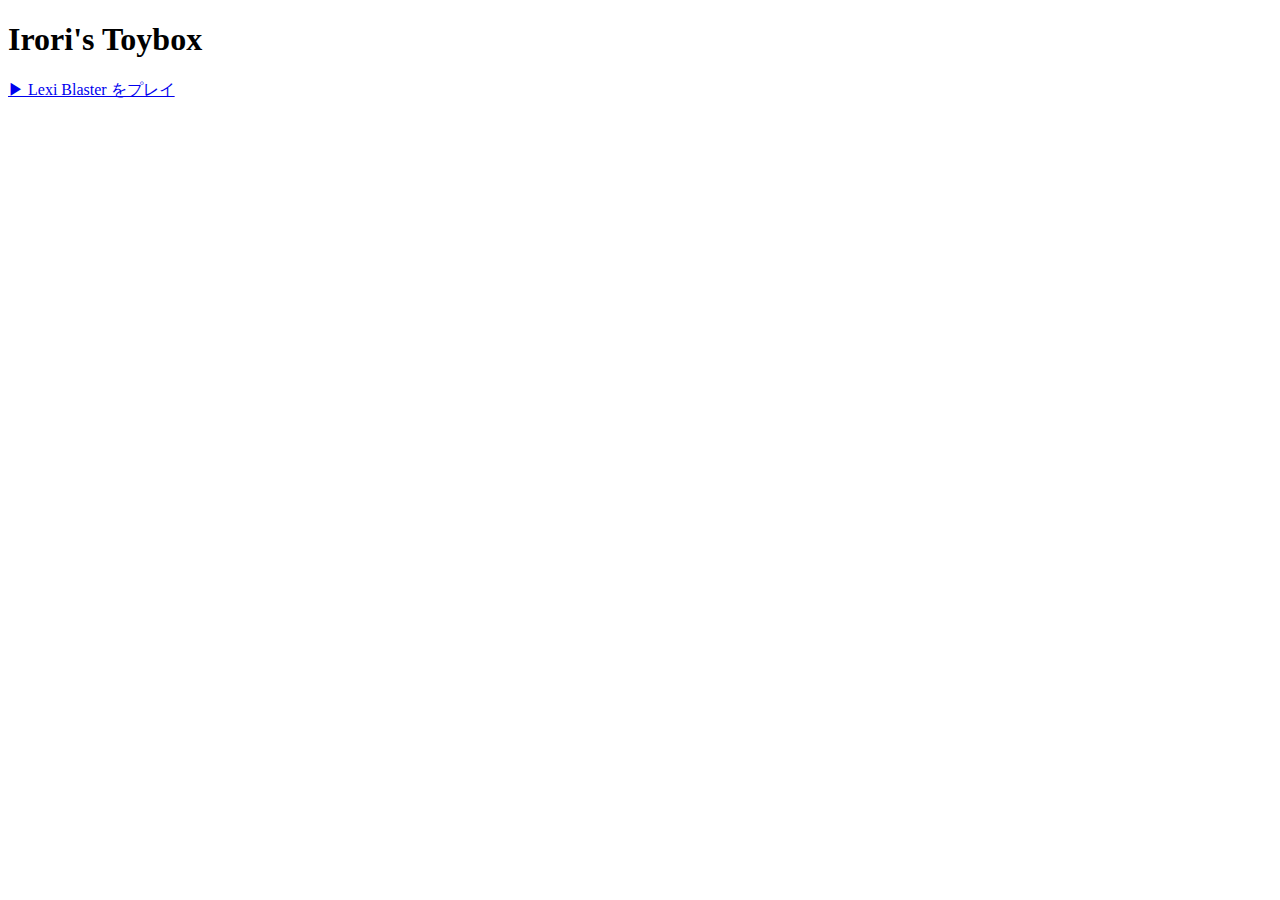
<file: index.html>
<!doctype html>
<html lang="ja">
<head>
  <meta charset="utf-8" />
  <title>Irori's Toybox</title>
  <meta name="viewport" content="width=device-width,initial-scale=1" />

  <!-- OG/Twitter カード（任意） -->
  <meta property="og:title" content="Irori's Toybox" />
  <meta property="og:description" content="小さな作品たちの置き場。Lexi Blaster で英単語力を鍛えよう！" />
  <meta property="og:url" content="https://irori-toybox.com/" />
  <meta property="og:image" content="https://irori-toybox.com/ogp.png" />
  <meta name="twitter:card" content="summary_large_image" />
</head>
<body>
  <h1>Irori's Toybox</h1>
  <p><a href="/lexiblaster/">▶ Lexi Blaster をプレイ</a></p>
</body>
</html>
</file>
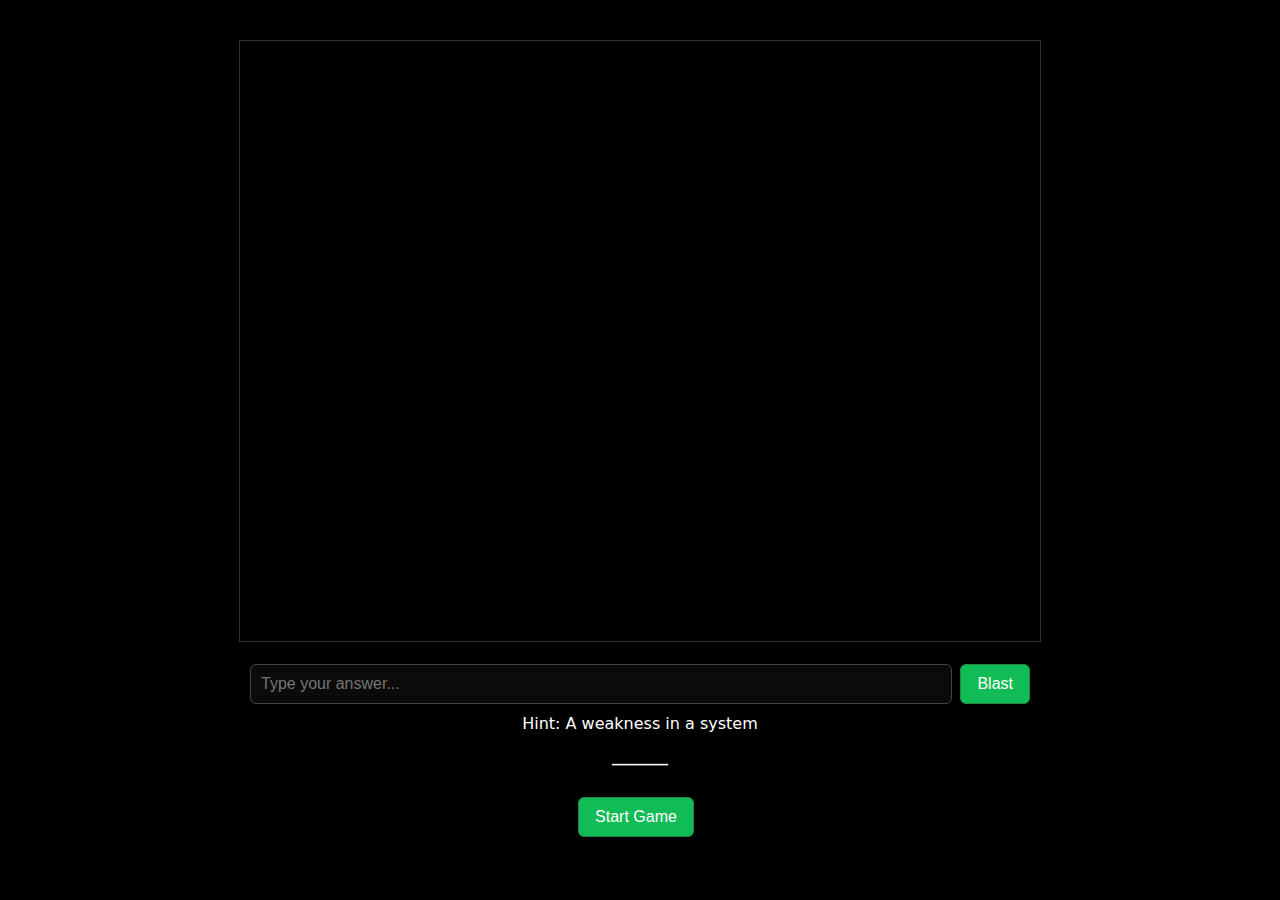
<file: bak/index.html>
<!DOCTYPE html>
<html lang="en">
<head>
  <meta charset="UTF-8" />
  <meta name="viewport" content="width=device-width,initial-scale=1.0"/>
  <title>LexiBlaster - Typing Defense</title>
  <link rel="stylesheet" href="style.css" />
  <style>
    /* 最低限の見た目（style.cssがある前提。無ければこれで仮） */
    body { margin:0; background:#000; color:#fff; font-family:system-ui, sans-serif; display:flex; justify-content:center; }
    #game-container { width: 820px; padding:10px 10px 24px; }
    #gameCanvas { display:block; width:800px; height:600px; background:#000; border:1px solid #333; margin: 0 auto 12px; }
    #ui-panel { width:800px; margin:0 auto; }
    #input-row { display:flex; gap:8px; }
    #answer-input { flex:1; padding:10px; font-size:16px; border-radius:6px; border:1px solid #444; background:#0b0b0b; color:#fff; }
    #submit-btn, #startBtn, #restartBtn { padding:10px 16px; font-size:16px; border-radius:6px; border:1px solid #284; background:#1b5; color:#fff; cursor:pointer; }
    #submit-btn:hover, #startBtn:hover, #restartBtn:hover { filter:brightness(1.1); }
    #hint-text { margin-top:10px; font-weight:600; }
    #hint-reveal { margin-top:4px; font-family: ui-monospace, SFMono-Regular, Menlo, Consolas, "Liberation Mono", monospace; letter-spacing:2px; color:#9fd; }
    #correct-answer { margin-top:6px; color:#aaa; display:none; }
    #feedback { margin-top:10px; min-height:22px; }
    #control-row { display:flex; align-items:center; gap:8px; margin-top:12px; }
  </style>
</head>
<body>
  <div id="game-container">
    <!-- Canvas -->
    <canvas id="gameCanvas" width="800" height="600"></canvas>

    <!-- UI Panel -->
    <div id="ui-panel">
      <div id="input-row">
        <input id="answer-input" type="text" placeholder="Type your answer..." autocomplete="off" />
        <button id="submit-btn">Blast</button>
      </div>

      <!-- 上段：意味ヒント（固定文言） -->
      <div id="hint-meaning" class="hint meaning">Hint: A weakness in a system</div>
      <div id="hint-text" class="hint letters">_______</div>
      <!-- ゲームオーバー等で正答提示 -->
      <div id="correct-answer"></div>

      <div id="control-row">
        <button id="startBtn">Start Game</button>
        <button id="restartBtn" style="display:none;">Restart</button>
        <div id="feedback" class="feedback"></div>
      </div>
    </div>
  </div>

  <!-- Scripts -->
  <script src="canvas.js"></script>
  <script src="main.js"></script>
</body>
</html>
</file>
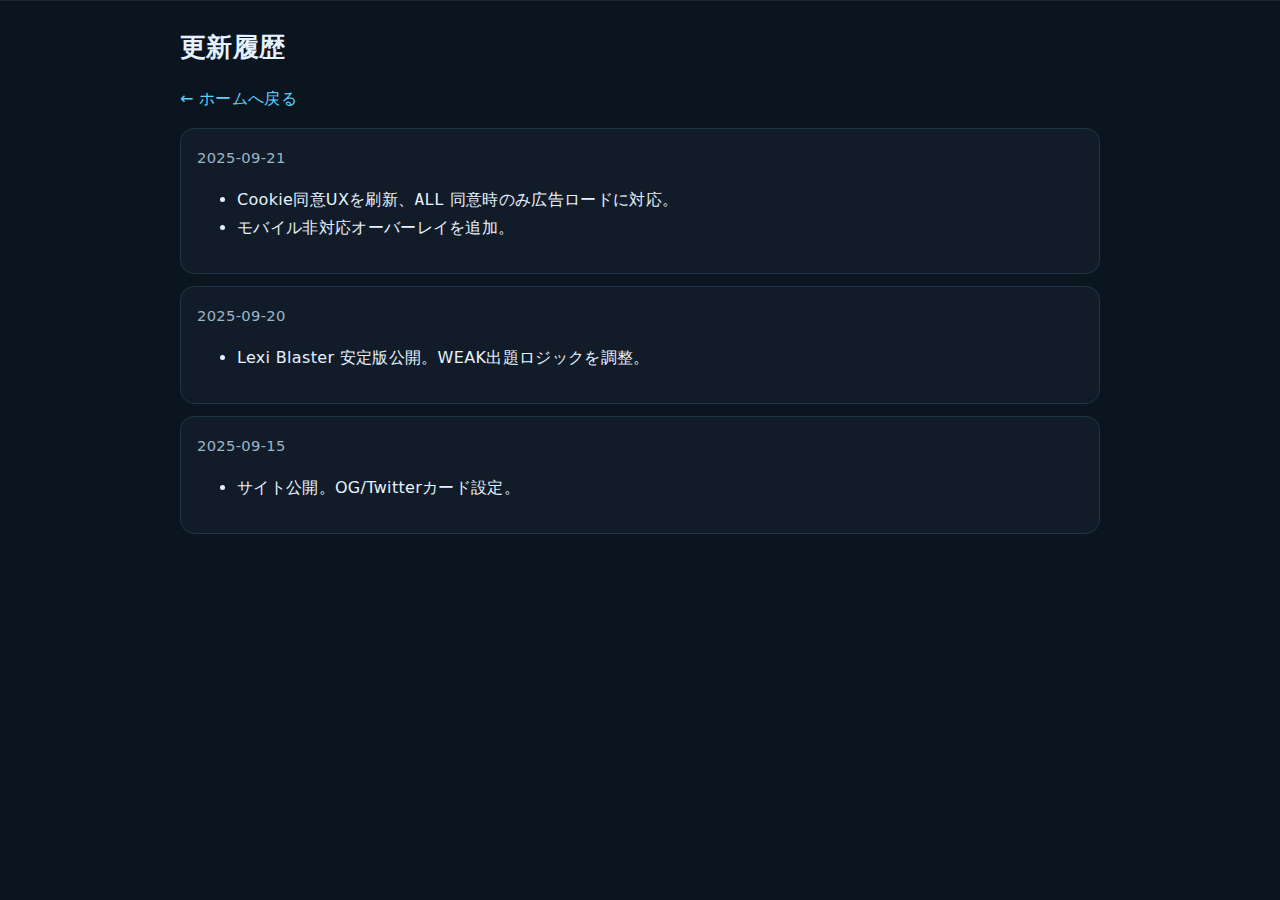
<file: changelog/index.html>
<!doctype html><html lang="ja"><head>
<meta charset="utf-8"><meta name="viewport" content="width=device-width,initial-scale=1">
<title>更新履歴 | Irori's Toybox</title>
<style>
body{margin:0;background:#0b1520;color:#e6f2ff;font:16px/1.7 system-ui,-apple-system,Segoe UI,Roboto}
a{color:#5cd4ff;text-decoration:none}a:hover{text-decoration:underline}
.wrap{width:min(920px,92vw);margin:24px auto 64px}
h1{font-size:26px;margin:8px 0 12px}
.card{background:#121c28;border:1px solid #203447;border-radius:14px;padding:16px;margin:12px 0}
.time{color:#9ab6c9;font-size:.92em}
</style>
<link rel="stylesheet" href="/assets/site.css">
<script src="/assets/load-header.js" defer></script>
</head>
<body>
<header class="site" id="site-header" hidden></header>
<div class="wrap">
  <h1>更新履歴</h1>
  <p><a href="/">← ホームへ戻る</a></p>

  <div class="card"><div class="time">2025-09-21</div>
    <ul>
      <li>Cookie同意UXを刷新、<code>ALL</code> 同意時のみ広告ロードに対応。</li>
      <li>モバイル非対応オーバーレイを追加。</li>
    </ul>
  </div>

  <div class="card"><div class="time">2025-09-20</div>
    <ul><li>Lexi Blaster 安定版公開。WEAK出題ロジックを調整。</li></ul>
  </div>

  <div class="card"><div class="time">2025-09-15</div>
    <ul><li>サイト公開。OG/Twitterカード設定。</li></ul>
  </div>
</div>
</body></html>
</file>
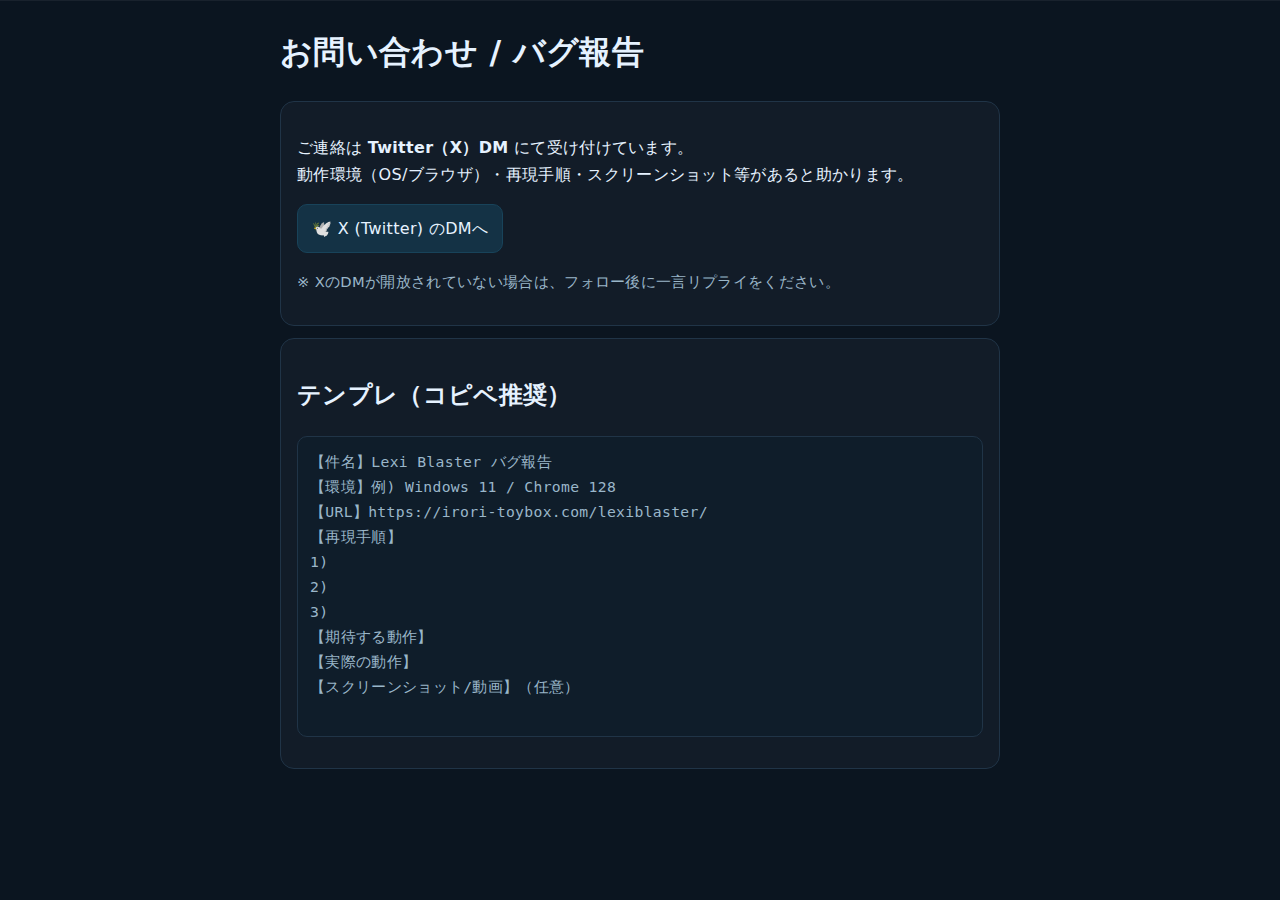
<file: contact/index.html>
<!doctype html><html lang="ja"><head>
<meta charset="utf-8"><meta name="viewport" content="width=device-width,initial-scale=1">
<title>お問い合わせ | Irori's Toybox</title>
<style>
:root{ --bg:#0b1520; --panel:#121c28; --panel2:#0f1d2a; --txt:#e6f2ff; --muted:#9ab6c9; --acc:#5cd4ff; --border:#203447 }
*{box-sizing:border-box} body{margin:0;background:var(--bg);color:var(--txt);font:16px/1.7 system-ui,-apple-system,Segoe UI,Roboto}
a{color:var(--acc)} header{position:sticky;top:0;background:rgba(11,21,32,.85);backdrop-filter:blur(8px);border-bottom:1px solid rgba(255,255,255,.06)}
.nav{width:min(1000px,92vw);margin:0 auto;display:flex;align-items:center;gap:16px;padding:10px 0}
.brand{display:flex;align-items:center;gap:10px;margin-right:auto}.logo{width:36px;height:36px;border-radius:10px;background:linear-gradient(135deg,#173653,#0f2a40);border:1px solid var(--border);display:grid;place-items:center}
.nav a.link{color:var(--muted);margin-left:14px}.nav a.link:hover{color:var(--txt)}
.wrap{width:min(720px,92vw);margin:24px auto 64px}
.card{background:var(--panel);border:1px solid var(--border);border-radius:14px;padding:16px;margin:12px 0}
.btn{display:inline-flex;gap:8px;align-items:center;padding:10px 14px;border-radius:10px;border:1px solid #18435a;background:#143245;color:#e6f2ff;text-decoration:none}
.note{color:var(--muted);font-size:.92em}
</style>
<link rel="stylesheet" href="/assets/site.css">
<script src="/assets/load-header.js" defer></script>
</head>
<body>
<header class="site" id="site-header" hidden></header>
<div class="wrap">
  <h1>お問い合わせ / バグ報告</h1>

  <div class="card">
    <p>ご連絡は <strong>Twitter（X）DM</strong> にて受け付けています。<br>
       動作環境（OS/ブラウザ）・再現手順・スクリーンショット等があると助かります。</p>
    <p style="margin-top:10px">
      <a class="btn" href="https://x.com/IRORI_TOYBOX" target="_blank" rel="noopener">🕊️ X (Twitter) のDMへ</a>
    </p>
    <p class="note">※ XのDMが開放されていない場合は、フォロー後に一言リプライをください。</p>
  </div>

  <div class="card">
    <h2>テンプレ（コピペ推奨）</h2>
    <pre class="note" style="white-space:pre-wrap;background:var(--panel2);padding:12px;border-radius:10px;border:1px solid var(--border)">
【件名】Lexi Blaster バグ報告
【環境】例) Windows 11 / Chrome 128
【URL】https://irori-toybox.com/lexiblaster/
【再現手順】
1)
2)
3)
【期待する動作】
【実際の動作】
【スクリーンショット/動画】（任意）
    </pre>
  </div>
</div>
</body></html>
</file>
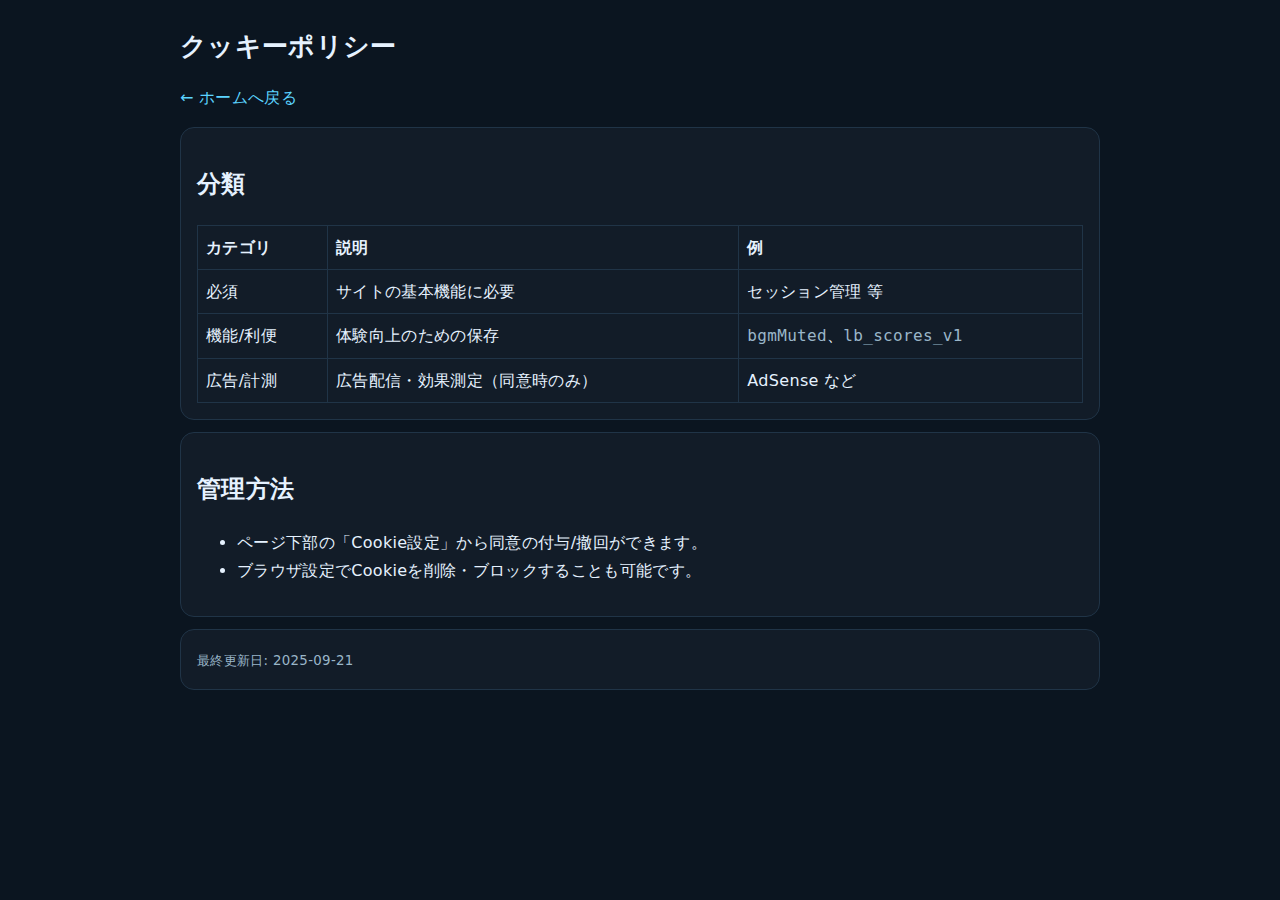
<file: cookie-policy/index.html>
<!doctype html><html lang="ja"><head>
<meta charset="utf-8"><meta name="viewport" content="width=device-width,initial-scale=1">
<title>クッキーポリシー | Irori's Toybox</title>
<style>
body{margin:0;background:#0b1520;color:#e6f2ff;font:16px/1.7 system-ui,-apple-system,Segoe UI,Roboto}
a{color:#5cd4ff} .wrap{width:min(920px,92vw);margin:24px auto 64px}
h1{font-size:26px;margin:8px 0 12px}.card{background:#121c28;border:1px solid #203447;border-radius:14px;padding:16px;margin:12px 0}
table{width:100%;border-collapse:collapse;margin-top:8px} th,td{border:1px solid #203447;padding:8px;text-align:left}
small,code{color:#9ab6c9}
</style>
<link rel="stylesheet" href="/assets/site.css">
<script src="/assets/load-header.js" defer></script>
</head>
<body>
<div class="wrap">
  <h1>クッキーポリシー</h1>
  <p><a href="/">← ホームへ戻る</a></p>

  <div class="card">
    <h2>分類</h2>
    <table>
      <tr><th>カテゴリ</th><th>説明</th><th>例</th></tr>
      <tr><td>必須</td><td>サイトの基本機能に必要</td><td>セッション管理 等</td></tr>
      <tr><td>機能/利便</td><td>体験向上のための保存</td><td><code>bgmMuted</code>、<code>lb_scores_v1</code></td></tr>
      <tr><td>広告/計測</td><td>広告配信・効果測定（同意時のみ）</td><td>AdSense など</td></tr>
    </table>
  </div>

  <div class="card">
    <h2>管理方法</h2>
    <ul>
      <li>ページ下部の「Cookie設定」から同意の付与/撤回ができます。</li>
      <li>ブラウザ設定でCookieを削除・ブロックすることも可能です。</li>
    </ul>
  </div>

  <div class="card"><small>最終更新日: 2025-09-21</small></div>
</div>
</body></html>
</file>
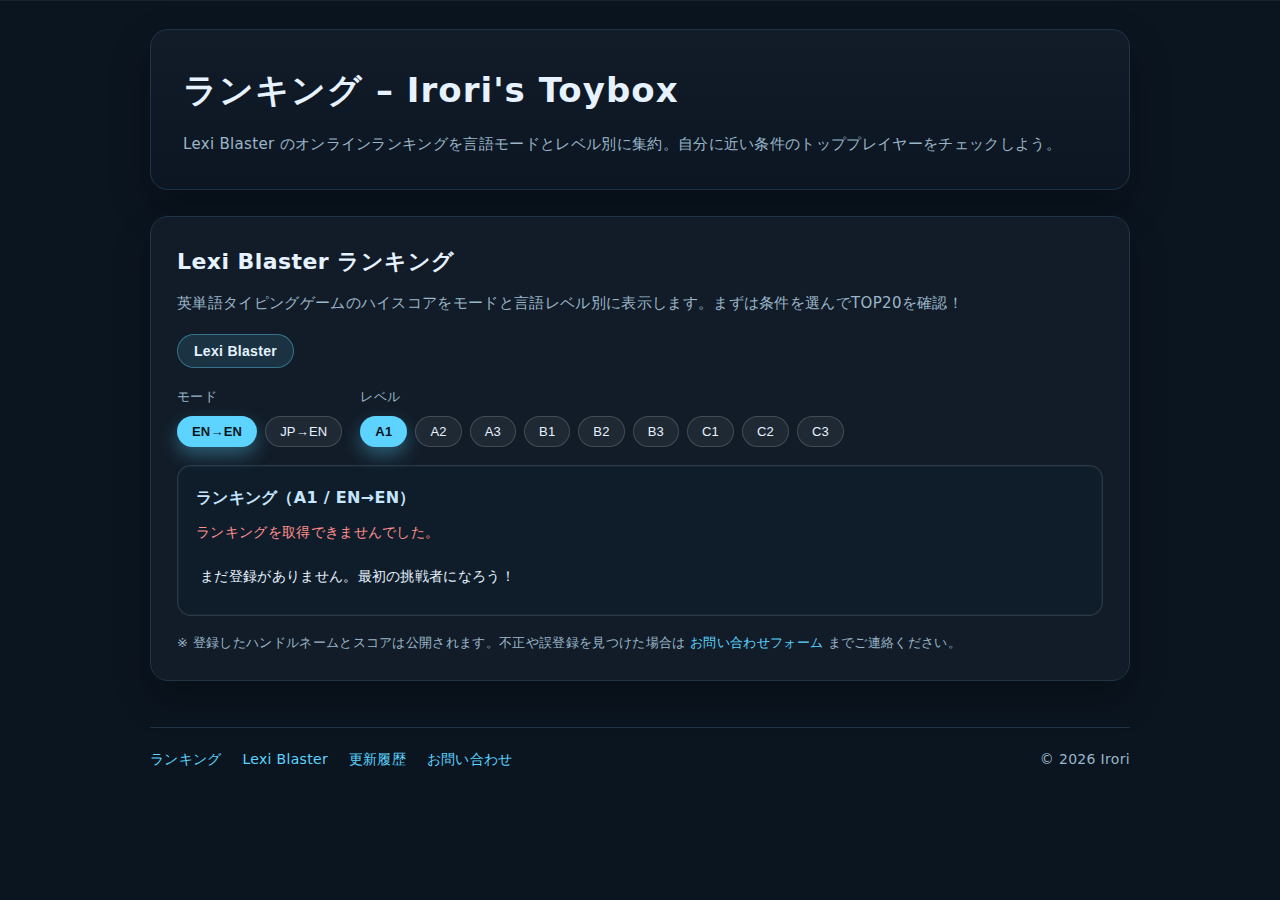
<file: leaderboard/index.html>
<!doctype html><html lang="ja"><head>
<meta charset="utf-8"><meta name="viewport" content="width=device-width,initial-scale=1">
<title>ランキング – Irori's Toybox</title>
<meta name="description" content="英単語タイピングゲーム Lexi Blaster のオンラインランキング。モードと言語レベル別のトップスコアをチェックしよう。">
<link rel="canonical" href="https://irori-toybox.com/leaderboard/">
<meta property="og:title" content="ランキング – Irori's Toybox">
<meta property="og:description" content="英単語タイピングゲーム Lexi Blaster のオンラインランキング。モードと言語レベル別のトップスコアをチェックしよう。">
<meta property="og:type" content="website">
<meta property="og:url" content="https://irori-toybox.com/leaderboard/">
<link rel="stylesheet" href="/assets/site.css">
<script src="/assets/load-header.js" defer></script>
<style>
:root{ --bg:#0b1520; --panel:#121c28; --panel2:#0f1d2a; --txt:#e6f2ff; --muted:#9ab6c9; --acc:#5cd4ff; --border:#203447 }
*{ box-sizing:border-box }
body{ margin:0; background:var(--bg); color:var(--txt); font:16px/1.7 system-ui,-apple-system,"Segoe UI",Roboto,Helvetica,Arial,sans-serif; }
a{ color:var(--acc); text-decoration:none } a:hover{ text-decoration:underline }
main{ width:min(980px,92vw); margin:28px auto 84px }
.hero{ background:linear-gradient(180deg,rgba(18,28,40,.92),rgba(12,22,34,.92)); border:1px solid var(--border); border-radius:18px; padding:32px; margin-bottom:26px; box-shadow:0 18px 40px rgba(0,0,0,.32) }
.hero h1{ margin:0 0 12px; font-size:clamp(26px,4vw,34px); letter-spacing:.03em }
.hero p{ margin:0; color:var(--muted); font-size:15px }
.card{ background:var(--panel); border:1px solid var(--border); border-radius:18px; padding:26px; margin-bottom:28px; box-shadow:0 18px 36px rgba(0,0,0,.3) }
.card h2{ margin:0 0 10px; font-size:22px; letter-spacing:.02em }
.card .lead{ margin:0 0 18px; color:var(--muted); font-size:15px }
.lb-games{ display:flex; gap:10px; flex-wrap:wrap; margin-bottom:18px }
.lb-game-btn{ appearance:none; border:1px solid rgba(92,212,255,.4); background:rgba(92,212,255,.12); color:var(--txt); border-radius:999px; padding:8px 16px; font-size:14px; font-weight:600; letter-spacing:.3px; cursor:default }
.lb-filters{ display:flex; flex-wrap:wrap; gap:18px; margin-bottom:18px }
.lb-filter{ display:flex; flex-direction:column; gap:8px; }
.lb-filter-label{ font-size:13px; letter-spacing:.25px; text-transform:uppercase; color:var(--muted) }
.lb-filter-buttons{ display:flex; flex-wrap:wrap; gap:8px; }
.lb-filter-btn{ appearance:none; border:1px solid rgba(255,255,255,.16); background:rgba(255,255,255,.06); color:var(--txt); border-radius:999px; padding:7px 14px; font-size:13px; letter-spacing:.2px; cursor:pointer; transition:background .2s,border-color .2s,color .2s,box-shadow .2s }
.lb-filter-btn:hover{ border-color:rgba(92,212,255,.6); box-shadow:0 4px 12px rgba(92,212,255,.25); }
.lb-filter-btn.is-active{ background:var(--acc); color:#0b1520; border-color:rgba(92,212,255,.85); box-shadow:0 8px 18px rgba(92,212,255,.35); font-weight:700 }
.lb-vertical{ padding:18px; border:1px solid rgba(255,255,255,.12); border-radius:14px; background:var(--panel2); box-shadow:inset 0 0 0 1px rgba(255,255,255,.04) }
.lb-vertical h3{ margin:0 0 10px; font-size:16px; letter-spacing:.3px; color:#c6e6ff }
.lb-status{ font-size:14px; margin:0 0 12px; }
.lb-status--info{ color:#bcd9ff }
.lb-status--loading{ color:#9ad0ff }
.lb-status--success{ color:#8ef59d }
.lb-status--error{ color:#ff8e8e }
.lb-status--warning{ color:#ffd27d }
.lb-list{ list-style:none; padding:0; margin:0 }
.lb-list li{ display:flex; align-items:baseline; gap:10px; padding:8px 4px; border-top:1px solid rgba(255,255,255,.08); font-size:14px }
.lb-list li:first-child{ border-top:none }
.lb-list .lb-rank{ font-weight:700; min-width:3.4em }
.lb-list .lb-name{ flex:1 1 auto; overflow:hidden; text-overflow:ellipsis; white-space:nowrap }
.lb-list .lb-score{ color:var(--muted) }
.lb-list li.lb-row-self{ background:rgba(92,212,255,.10); border-radius:8px; padding:8px 12px }
.lb-note{ font-size:13px; color:var(--muted); margin:16px 0 0 }
.lb-note a{ color:var(--acc) }
footer{ margin-top:46px; padding-top:20px; border-top:1px solid var(--border); color:var(--muted); display:flex; flex-wrap:wrap; gap:12px; justify-content:space-between; font-size:14px }
footer .links a{ margin-right:16px }
@media (max-width:720px){
  .hero{ padding:26px }
  .card{ padding:22px }
  .lb-filter-buttons{ gap:6px }
  .lb-filter-btn{ padding:6px 12px; font-size:12px }
  .lb-vertical{ padding:16px }
  .lb-vertical h3{ font-size:15px }
  .lb-list li{ font-size:13px }
}
</style>
</head><body>
<header class="site" id="site-header" hidden></header>
<main>
  <section class="hero">
    <h1>ランキング – Irori's Toybox</h1>
    <p>Lexi Blaster のオンラインランキングを言語モードとレベル別に集約。自分に近い条件のトッププレイヤーをチェックしよう。</p>
  </section>

  <section class="card" data-game="lexi-blaster">
    <h2>Lexi Blaster ランキング</h2>
    <p class="lead">英単語タイピングゲームのハイスコアをモードと言語レベル別に表示します。まずは条件を選んでTOP20を確認！</p>

    <div class="lb-games" role="tablist" aria-label="ゲーム選択">
      <button type="button" class="lb-game-btn" aria-selected="true">Lexi Blaster</button>
    </div>

    <div class="lb-filters" aria-label="ランキング条件">
      <div class="lb-filter" data-filter="mode">
        <span class="lb-filter-label">モード</span>
        <div class="lb-filter-buttons" role="group" aria-label="モードの選択">
          <button type="button" class="lb-filter-btn" data-mode="en_en">EN→EN</button>
          <button type="button" class="lb-filter-btn" data-mode="jp_en">JP→EN</button>
        </div>
      </div>
      <div class="lb-filter" data-filter="level">
        <span class="lb-filter-label">レベル</span>
        <div class="lb-filter-buttons" role="group" aria-label="レベルの選択">
          <button type="button" class="lb-filter-btn" data-level="A1">A1</button>
          <button type="button" class="lb-filter-btn" data-level="A2">A2</button>
          <button type="button" class="lb-filter-btn" data-level="A3">A3</button>
          <button type="button" class="lb-filter-btn" data-level="B1">B1</button>
          <button type="button" class="lb-filter-btn" data-level="B2">B2</button>
          <button type="button" class="lb-filter-btn" data-level="B3">B3</button>
          <button type="button" class="lb-filter-btn" data-level="C1">C1</button>
          <button type="button" class="lb-filter-btn" data-level="C2">C2</button>
          <button type="button" class="lb-filter-btn" data-level="C3">C3</button>
        </div>
      </div>
    </div>

    <div id="lb-embed" class="lb-vertical" hidden>
      <h3 id="lb-embed-heading">ランキング（A1 / EN→EN）</h3>
      <div id="lb-embed-status" class="lb-status" hidden></div>
      <ol id="lb-embed-list" class="lb-list"></ol>
    </div>

    <p class="lb-note">※ 登録したハンドルネームとスコアは公開されます。不正や誤登録を見つけた場合は <a href="/contact/">お問い合わせフォーム</a> までご連絡ください。</p>
  </section>

  <footer>
    <div class="links">
      <a href="/leaderboard/">ランキング</a>
      <a href="/lexiblaster/">Lexi Blaster</a>
      <a href="/changelog/">更新履歴</a>
      <a href="/contact/">お問い合わせ</a>
    </div>
    <div>&copy; <span id="lb-year"></span> Irori</div>
  </footer>
</main>

<script>window.LEXI_LEADERBOARD_BASE = 'https://lb.irori-toybox.com';</script>
<script src="/lexiblaster/leaderboard.js" defer></script>
<script>
(function(){
  'use strict';

  const limit = 20;
  const root = document.getElementById('lb-embed');
  const statusEl = document.getElementById('lb-embed-status');
  const listEl = document.getElementById('lb-embed-list');
  const headingEl = document.getElementById('lb-embed-heading');

  const modeButtons  = Array.from(document.querySelectorAll('[data-mode]'));
  const levelButtons = Array.from(document.querySelectorAll('[data-level]'));

  const ALLOWED_MODES  = ['en_en','jp_en'];
  const ALLOWED_LEVELS = ['A1','A2','A3','B1','B2','B3','C1','C2','C3'];

  // API ベースは window 変数 or ゲーム用JSから拝借
  function getApiBase(){
    const lb = window.lexiLeaderboard;
    return window.LEXI_LEADERBOARD_BASE || (lb && lb.apiBase) || 'https://lb.irori-toybox.com';
  }

  function setYear(){
    const el = document.getElementById('lb-year');
    if (el) el.textContent = new Date().getFullYear();
  }
  setYear();

  function escapeHtml(s){ return (s||'').replace(/[&<>"']/g, m=>({ '&':'&amp;','<':'&lt;','>':'&gt;','"':'&quot;', "'":'&#39;' }[m])); }

  function status(text, type){
    statusEl.hidden = !text;
    statusEl.textContent = text || '';
    statusEl.className = 'lb-status' + (type ? ` lb-status--${type}` : '');
  }

  function render(items){
    const html = (items && items.length)
      ? items.map((it, i) => {
          const rank  = Number.isFinite(it.rank) ? it.rank : (i + 1);
          const name  = escapeHtml(it?.name ?? '名無し');
          const score = Number(it?.score ?? 0).toLocaleString('ja-JP');
          const mode  = it?.mode  ?? 'ALL';
          const level = it?.level ?? 'ALL';
          return `<li><span class="lb-rank">${rank}位</span><span class="lb-name">${name}</span><span class="lb-score">${score}pt</span><span class="meta" style="margin-left:8px;color:#9ab6c9">${mode}/${level}</span></li>`;
        }).join('')
      : '<li>まだ登録がありません。最初の挑戦者になろう！</li>';
    listEl.innerHTML = html;
  }

  function applyQuery(current){
    const p = new URLSearchParams(location.search);
    const mode  = p.get('mode');
    const level = p.get('level');
    if (mode && ALLOWED_MODES.includes(mode))   current.mode  = mode;
    if (level && ALLOWED_LEVELS.includes(level)) current.level = level;
  }

  function updateQuery(current){
    try{
      const url = new URL(location.href);
      url.searchParams.set('mode',  current.mode);
      url.searchParams.set('level', current.level);
      history.replaceState(null, '', url.toString());
    }catch{}
  }

  function updateHeading(current){
    const modeLabel = (current.mode === 'en_en') ? 'EN→EN'
                     : (current.mode === 'jp_en') ? 'JP→EN'
                     : current.mode;
    headingEl.textContent = `ランキング（${current.level} / ${modeLabel}）`;
  }

  function updateButtons(current){
    const mark = (btns, key, val) => {
      for (const b of btns){
        const isActive = (b.dataset[key] === val);
        b.classList.toggle('is-active', isActive);
        b.setAttribute('aria-pressed', isActive ? 'true' : 'false');
      }
    };
    mark(modeButtons,  'mode',  current.mode);
    mark(levelButtons, 'level', current.level);
  }

  async function fetchAllTop(){
    const base = getApiBase();
    const url  = new URL('/top', base);
    url.searchParams.set('limit', '200'); // サーバは items に mode/level を含めて返す
    const res = await fetch(url, { headers:{Accept:'application/json'}, mode:'cors' });
    if (!res.ok) throw new Error(`HTTP ${res.status}`);
    const data = await res.json().catch(()=>({}));
    return Array.isArray(data.items) ? data.items : [];
  }

  function filterRank(items, current){
    // mode/level で絞ったうえでスコア降順→時間昇順でランク再付与
    const filtered = (items||[]).filter(it =>
      (!current.mode  || it.mode  === current.mode) &&
      (!current.level || it.level === current.level)
    );
    filtered.sort((a,b)=> (b.score - a.score) || (a.ts - b.ts));
    for (let i=0;i<filtered.length;i++) filtered[i].rank = i + 1;
    return filtered.slice(0, limit);
  }

  async function loadAndRender(current){
    try{
      root.hidden = false;
      listEl.innerHTML = '';
      status('ランキングを読み込み中…', 'loading');
      const all = await fetchAllTop();
      const view = filterRank(all, current);
      render(view);
      status('', null);
    }catch(e){
      console.error(e);
      render([]);
      status('ランキングを取得できませんでした。', 'error');
    }
  }

  function main(){
    if (!root || !statusEl || !listEl || !headingEl) return;

    const current = { mode:'en_en', level:'A1' };
    applyQuery(current);
    updateHeading(current);
    updateButtons(current);
    updateQuery(current);
    loadAndRender(current);

    function onModeClick(e){
      const val = e.currentTarget?.dataset?.mode;
      if (!val || val === current.mode || !ALLOWED_MODES.includes(val)) return;
      current.mode = val;
      updateHeading(current);
      updateButtons(current);
      updateQuery(current);
      loadAndRender(current);
    }
    function onLevelClick(e){
      const val = e.currentTarget?.dataset?.level;
      if (!val || val === current.level || !ALLOWED_LEVELS.includes(val)) return;
      current.level = val;
      updateHeading(current);
      updateButtons(current);
      updateQuery(current);
      loadAndRender(current);
    }
    modeButtons.forEach(b=> b.addEventListener('click', onModeClick));
    levelButtons.forEach(b=> b.addEventListener('click', onLevelClick));

    window.addEventListener('popstate', ()=>{
      applyQuery(current);
      updateHeading(current);
      updateButtons(current);
      loadAndRender(current);
    });
  }

  (document.readyState === 'loading')
    ? document.addEventListener('DOMContentLoaded', main, { once:true })
    : main();
})();
</script>

</body></html>
</file>
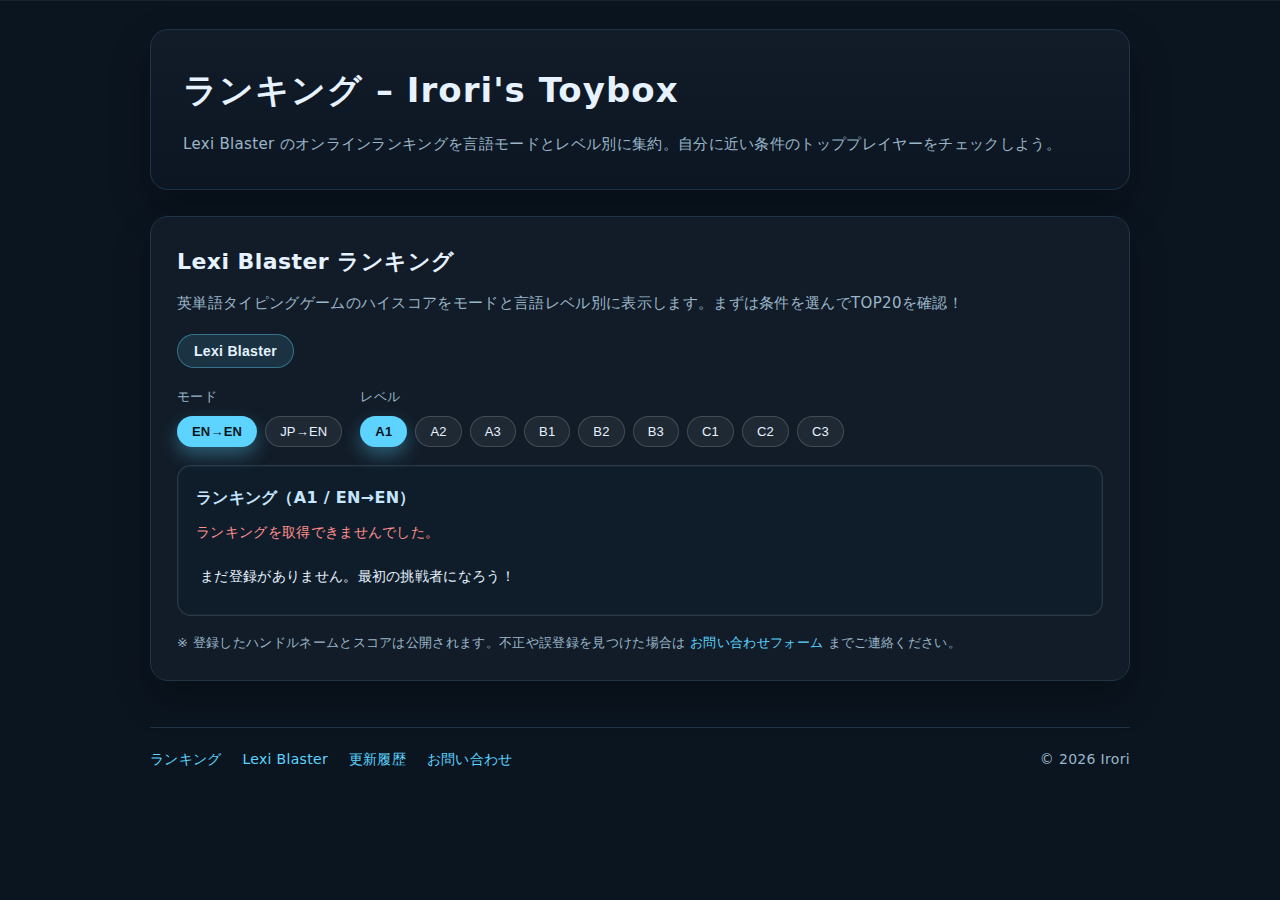
<file: leaderboards/index.html>
<!doctype html><html lang="ja"><head>
<meta charset="utf-8"><meta name="viewport" content="width=device-width,initial-scale=1">
<title>ランキングは移動しました – Irori's Toybox</title>
<meta http-equiv="refresh" content="0; url=/leaderboard/">
<link rel="canonical" href="https://irori-toybox.com/leaderboard/">
<meta name="robots" content="noindex">
<script>
  (function(){
    try {
      var dest = '/leaderboard/' + (location.search || '') + (location.hash || '');
      location.replace(dest);
    } catch {}
  })();
</script>
</head><body>
<p>ランキングページは <a href="/leaderboard/">/leaderboard/</a> に移動しました。自動的に遷移しない場合はリンクをクリックしてください。</p>
</body></html>
</file>
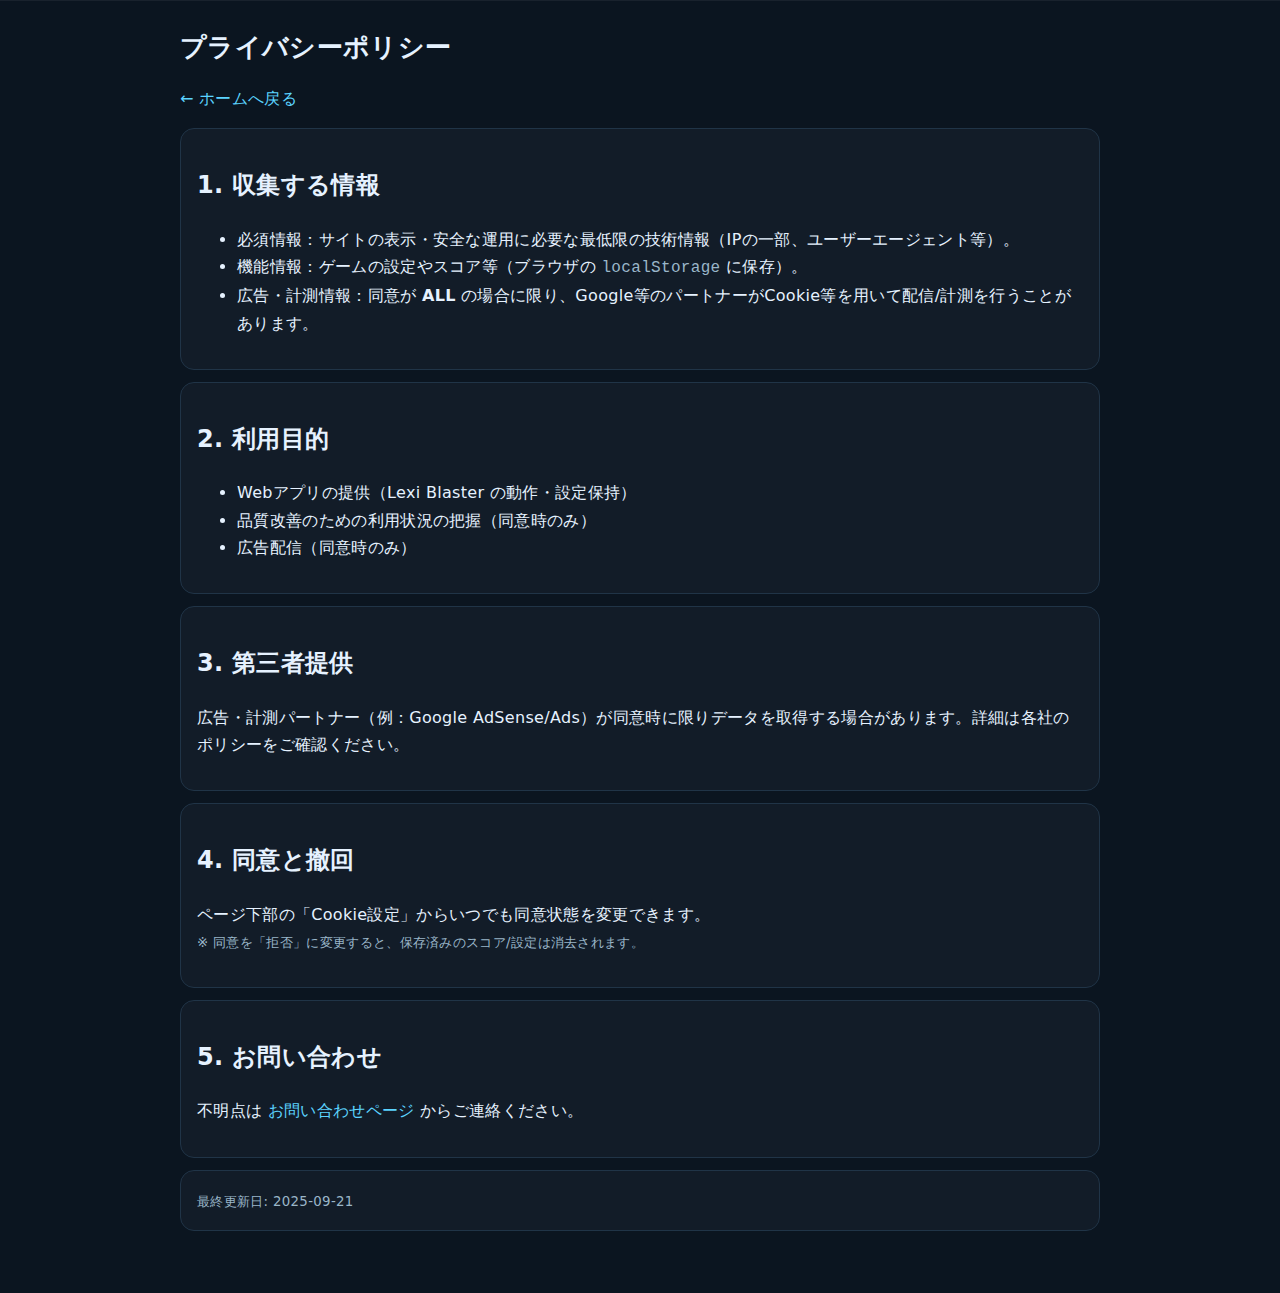
<file: privacy/index.html>
<!doctype html><html lang="ja">
<head>
<meta charset="utf-8"><meta name="viewport" content="width=device-width,initial-scale=1">
<title>プライバシーポリシー | Irori's Toybox</title>
<style>
body{margin:0;background:#0b1520;color:#e6f2ff;font:16px/1.7 system-ui,-apple-system,Segoe UI,Roboto}
a{color:#5cd4ff} .wrap{width:min(920px,92vw);margin:24px auto 64px}
h1{font-size:26px;margin:8px 0 12px}.card{background:#121c28;border:1px solid #203447;border-radius:14px;padding:16px;margin:12px 0}
small,code{color:#9ab6c9}
</style>
<link rel="stylesheet" href="/assets/site.css">
<script src="/assets/load-header.js" defer></script>
</head>
<body>
<header class="site" id="site-header" hidden></header>

<div class="wrap">
  <h1>プライバシーポリシー</h1>
  <p><a href="/">← ホームへ戻る</a></p>

  <div class="card">
    <h2>1. 収集する情報</h2>
    <ul>
      <li>必須情報：サイトの表示・安全な運用に必要な最低限の技術情報（IPの一部、ユーザーエージェント等）。</li>
      <li>機能情報：ゲームの設定やスコア等（ブラウザの <code>localStorage</code> に保存）。</li>
      <li>広告・計測情報：同意が <strong>ALL</strong> の場合に限り、Google等のパートナーがCookie等を用いて配信/計測を行うことがあります。</li>
    </ul>
  </div>

  <div class="card">
    <h2>2. 利用目的</h2>
    <ul>
      <li>Webアプリの提供（Lexi Blaster の動作・設定保持）</li>
      <li>品質改善のための利用状況の把握（同意時のみ）</li>
      <li>広告配信（同意時のみ）</li>
    </ul>
  </div>

  <div class="card">
    <h2>3. 第三者提供</h2>
    <p>広告・計測パートナー（例：Google AdSense/Ads）が同意時に限りデータを取得する場合があります。詳細は各社のポリシーをご確認ください。</p>
  </div>

  <div class="card">
    <h2>4. 同意と撤回</h2>
    <p>ページ下部の「Cookie設定」からいつでも同意状態を変更できます。<br>
       <small>※ 同意を「拒否」に変更すると、保存済みのスコア/設定は消去されます。</small></p>
  </div>

  <div class="card">
    <h2>5. お問い合わせ</h2>
    <p>不明点は <a href="/contact/">お問い合わせページ</a> からご連絡ください。</p>
  </div>

  <div class="card"><small>最終更新日: 2025-09-21</small></div>
</div>
</body></html>
</file>
<file: bak/style.css>
/* 全体のリセットと背景 */
body {
  margin: 0;
  font-family: "Segoe UI", sans-serif;
  background: linear-gradient(to bottom, #0f2027, #203a43, #2c5364);
  color: white;
  display: flex;
  flex-direction: column;
  align-items: center;
  height: 100vh;
}

/* コンテナ全体 */
#game-container {
  display: flex;
  flex-direction: column;
  align-items: center;
  width: 100%;
}

/* キャンバス領域 */
#gameCanvas {
  background: black;
  border: 2px solid #555;
  margin-top: 20px;
  max-width: 100%;
}

/* UIパネル下部 */
#ui-panel {
  display: flex;
  flex-direction: column;
  align-items: center;
  margin-top: 10px;
  width: 100%;
  max-width: 800px;
  padding: 10px;
  box-sizing: border-box;
}

/* 入力とボタン */
#input-row {
  display: flex;
  justify-content: center;
  gap: 10px;
  margin-bottom: 10px;
  width: 100%;
}

#answer-input {
  flex: 1;
  padding: 10px;
  font-size: 18px;
  border: none;
  border-radius: 4px;
}

#submit-btn {
  padding: 10px 20px;
  font-size: 18px;
  border: none;
  border-radius: 4px;
  background-color: #28a745;
  color: white;
  cursor: pointer;
}

#submit-btn:hover {
  background-color: #218838;
}

/* ヒントテキスト */
#hint-text, #hint-meaning {
  font-size: 16px;
  margin-bottom: 4px;
  text-align: center;
}

/* スタートボタン */
#startBtn, #restartBtn {
  margin-top: 15px;
  padding: 8px 20px;
  font-size: 16px;
  background-color: #007bff;
  color: white;
  border: none;
  border-radius: 4px;
  cursor: pointer;
}

#startBtn:hover, #restartBtn:hover {
  background-color: #0056b3;
}

/* フィードバック */
.feedback {
  margin-top: 10px;
  font-size: 18px;
  color: #ffdd57;
  font-weight: bold;
}
</file>
<file: assets/site.css>
:root{
  --bg:#0b1520; --panel:#121c28; --panel2:#0f1d2a; --txt:#e6f2ff;
  --muted:#9ab6c9; --acc:#5cd4ff; --border:#203447;
}
*{ box-sizing:border-box }
body{ margin:0; background:var(--bg); color:var(--txt);
  font:16px/1.7 system-ui,-apple-system,"Segoe UI",Roboto,Arial; letter-spacing:.02em; }
a{ color:var(--acc); text-decoration:none } a:hover{ text-decoration:underline }

/* 共通ヘッダー */
header.site{ position:sticky; top:0; z-index:10;
  backdrop-filter: blur(8px);
  background:linear-gradient(180deg,rgba(11,21,32,.85),rgba(11,21,32,.65));
  border-bottom:1px solid rgba(255,255,255,.06);
}
header.site .nav{
  width:min(1000px,92vw); margin:0 auto; display:flex; align-items:center; gap:16px; padding:10px 0;
}
.brand{ display:flex; align-items:center; gap:10px; margin-right:auto }
.logo{ width:36px; height:36px; border-radius:10px; background:linear-gradient(135deg,#173653,#0f2a40);
  border:1px solid var(--border); display:grid; place-items:center; color:#cfe8ff; font-weight:800 }
header.site .link{ color:var(--muted); margin-left:14px }
header.site .link:hover{ color:var(--txt) }
header.site .link[aria-current="page"]{ color:var(--txt); text-decoration:underline }

/* コンテナ（各ページで使うなら） */
.container{ width:min(1000px, 92vw); margin:0 auto; padding: 28px 0 64px; }
</file>
